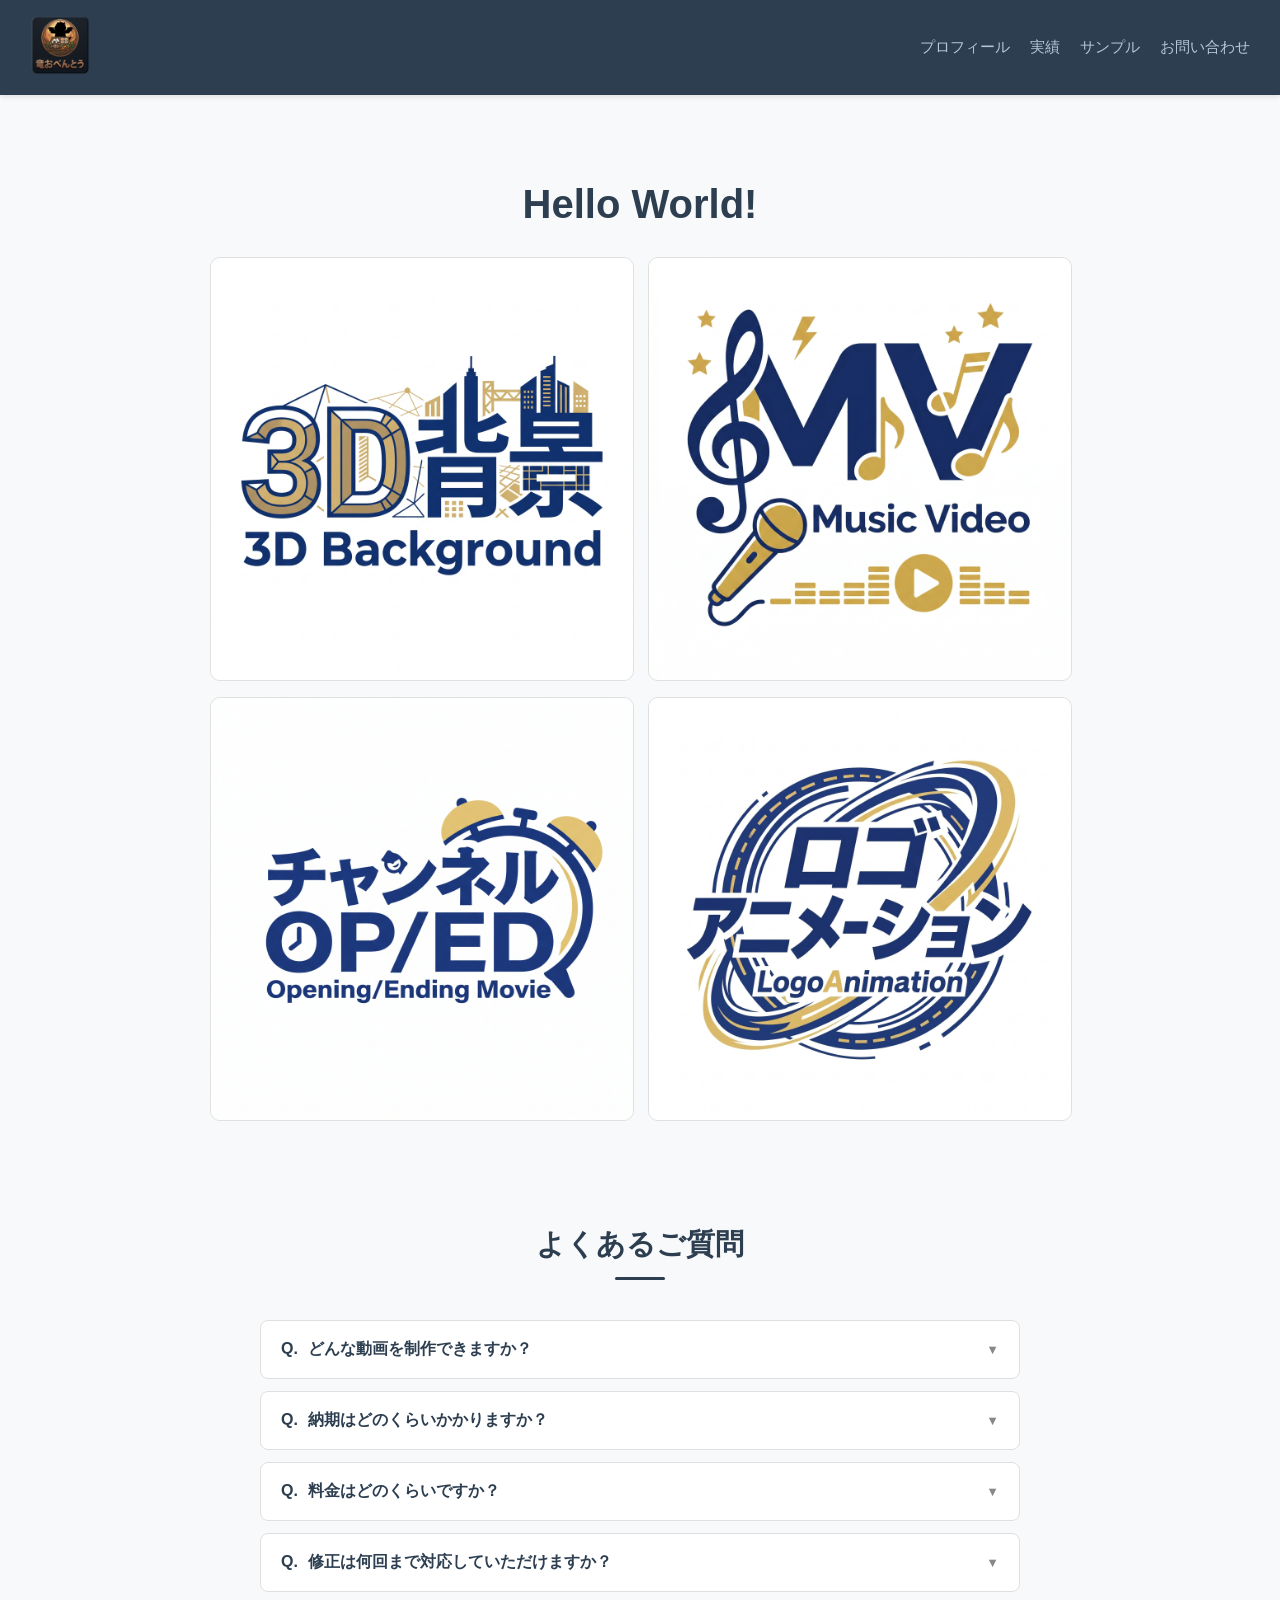
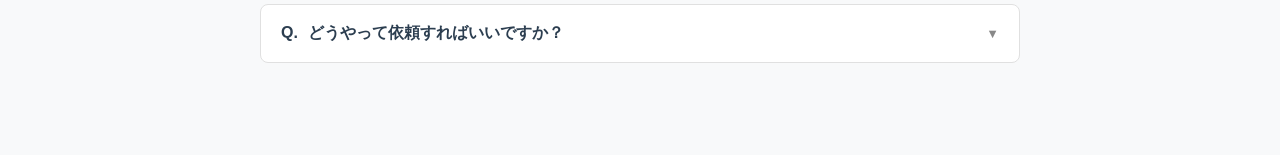
<file: index.html>
<!DOCTYPE html>
<html lang="ja">
<head>
    <meta charset="UTF-8">
    <meta name="viewport" content="width=device-width, initial-scale=1.0">
    <title>マイホームページ</title>
    <style>
        body {
            font-family: 'Helvetica Neue', Arial, sans-serif;
            margin: 0;
            padding: 0;
            background-color: #f8f9fa;
            color: #333333;
            display: flex;
            flex-direction: column;
            min-height: 100vh;
        }

        header {
            background-color: #2c3e50;
            padding: 15px 30px;
            display: flex;
            justify-content: space-between;
            align-items: center;
            flex-wrap: wrap;
            box-shadow: 0 2px 5px rgba(0,0,0,0.1);
        }

        .logo {
            color: #ffffff;
            font-size: 1.2rem;
            font-weight: bold;
        }

        nav ul {
            list-style: none;
            margin: 0;
            padding: 0;
            display: flex;
            gap: 20px;
        }

        nav ul li a {
            color: #b4c6d8;
            text-decoration: none;
            font-size: 0.95rem;
            font-weight: 500;
            transition: color 0.2s;
        }

        nav ul li a:hover {
            color: #ffffff;
        }

        .container {
            max-width: 900px;
            width: 100%;
            margin: 60px auto 40px;
            padding: 0 20px;
            box-sizing: border-box;
            text-align: center;
        }

        h1 {
            font-size: 2.5rem;
            color: #2c3e50;
            margin-bottom: 30px;
        }

        p {
            font-size: 1.1rem;
            color: #666666;
        }

        /* バナーギャラリー */
        .gallery {
            display: grid;
            grid-template-columns: repeat(2, 1fr);
            gap: 16px;
        }

        .gallery img {
            width: 100%;
            height: auto;
            display: block;
            border-radius: 10px;
            border: 1px solid #e0e0e0;
            transition: transform 0.2s, box-shadow 0.2s;
        }

        .gallery img:hover {
            transform: translateY(-4px);
            box-shadow: 0 8px 24px rgba(0,0,0,0.12);
        }

        /* スマホは1列 */
        @media (max-width: 480px) {
            .gallery {
                grid-template-columns: 1fr;
            }
        }

        /* よくあるご質問 */
        .faq-section {
            max-width: 800px;
            width: 100%;
            margin: 40px auto 80px;
            padding: 0 20px;
            box-sizing: border-box;
        }

        .faq-section h2 {
            font-size: 1.8rem;
            color: #2c3e50;
            text-align: center;
            margin-bottom: 40px;
            position: relative;
            padding-bottom: 15px;
        }

        .faq-section h2::after {
            content: '';
            position: absolute;
            bottom: 0;
            left: 50%;
            transform: translateX(-50%);
            width: 50px;
            height: 3px;
            background-color: #2c3e50;
            border-radius: 2px;
        }

        .faq-item {
            border: 1px solid #e0e0e0;
            border-radius: 8px;
            margin-bottom: 12px;
            overflow: hidden;
            background: #ffffff;
        }

        .faq-question {
            width: 100%;
            background: none;
            border: none;
            padding: 18px 20px;
            text-align: left;
            font-size: 1rem;
            font-weight: 600;
            color: #2c3e50;
            cursor: pointer;
            display: flex;
            justify-content: space-between;
            align-items: center;
            transition: background 0.2s;
        }

        .faq-question:hover {
            background-color: #f0f4f8;
        }

        .faq-question::before {
            content: 'Q.';
            color: #2c3e50;
            font-weight: 700;
            margin-right: 10px;
            flex-shrink: 0;
        }

        .faq-question span.text {
            flex: 1;
        }

        .faq-arrow {
            font-size: 0.8rem;
            transition: transform 0.3s;
            color: #888;
            flex-shrink: 0;
        }

        .faq-item.open .faq-arrow {
            transform: rotate(180deg);
        }

        .faq-answer {
            max-height: 0;
            overflow: hidden;
            transition: max-height 0.35s ease, padding 0.3s ease;
            padding: 0 20px 0 46px;
            font-size: 0.95rem;
            color: #555555;
            line-height: 1.8;
            background-color: #fafafa;
            border-top: 0px solid #e0e0e0;
        }

        .faq-item.open .faq-answer {
            max-height: 300px;
            padding: 16px 20px 18px 46px;
            border-top: 1px solid #e0e0e0;
        }

        @media (max-width: 600px) {
            header {
                flex-direction: column;
                gap: 10px;
                padding: 15px;
            }
            nav ul {
                gap: 15px;
            }
            nav ul li a {
                font-size: 0.85rem;
            }
        }
    </style>
</head>
<body>

    <header>
        <div class="logo">
            <a href="#"><img src="images/竜おべんとうロゴ.png" alt="ロゴ" height="60"></a>
        </div>
        <nav>
            <ul>
                <li><a href="#profile">プロフィール</a></li>
                <li><a href="#works">実績</a></li>
                <li><a href="#sample">サンプル</a></li>
                <li><a href="#contact">お問い合わせ</a></li>
            </ul>
        </nav>
    </header>

    <div class="container">
        <h1>Hello World!</h1>
        <div class="gallery">
            <img src="images/3D背景.jpeg" alt="3D背景">
            <img src="images/musicビデオ.jpeg" alt="Music Video">
            <img src="images/チャンネルOPED.jpeg" alt="チャンネルOP/ED">
            <img src="images/ロゴアニメーション.jpeg" alt="ロゴアニメーション">
        </div>
    </div>

    <!-- よくあるご質問 -->
    <section class="faq-section">
        <h2>よくあるご質問</h2>

        <div class="faq-item">
            <button class="faq-question">
                <span class="text">どんな動画を制作できますか？</span>
                <span class="faq-arrow">▼</span>
            </button>
            <div class="faq-answer">
                YouTube動画・ショート動画・MV・ゲーム実況の編集など、エンタメ系の動画制作全般に対応しています。まずはお気軽にご相談ください。
            </div>
        </div>

        <div class="faq-item">
            <button class="faq-question">
                <span class="text">納期はどのくらいかかりますか？</span>
                <span class="faq-arrow">▼</span>
            </button>
            <div class="faq-answer">
                内容によって異なりますが、通常の動画編集であれば3〜5営業日が目安です。急ぎの案件もご相談ください。
            </div>
        </div>

        <div class="faq-item">
            <button class="faq-question">
                <span class="text">料金はどのくらいですか？</span>
                <span class="faq-arrow">▼</span>
            </button>
            <div class="faq-answer">
                動画の尺・内容・クオリティによって異なります。まずは無料でお見積もりをお出しするので、お気軽にお問い合わせください。
            </div>
        </div>

        <div class="faq-item">
            <button class="faq-question">
                <span class="text">修正は何回まで対応していただけますか？</span>
                <span class="faq-arrow">▼</span>
            </button>
            <div class="faq-answer">
                基本的に2回まで無料で修正対応しています。それ以上の修正については別途ご相談させていただきます。
            </div>
        </div>

        <div class="faq-item">
            <button class="faq-question">
                <span class="text">どうやって依頼すればいいですか？</span>
                <span class="faq-arrow">▼</span>
            </button>
            <div class="faq-answer">
                お問い合わせフォームまたはSNSのDMからご連絡ください。内容をヒアリングした上で、お見積もりをご提示します。
            </div>
        </div>
    </section>

    <script src="js/main.js"></script>
    <script>
        document.querySelectorAll('.faq-question').forEach(btn => {
            btn.addEventListener('click', () => {
                const item = btn.parentElement;
                const isOpen = item.classList.contains('open');
                document.querySelectorAll('.faq-item').forEach(i => i.classList.remove('open'));
                if (!isOpen) item.classList.add('open');
            });
        });
    </script>
</body>
</html>
</file>
